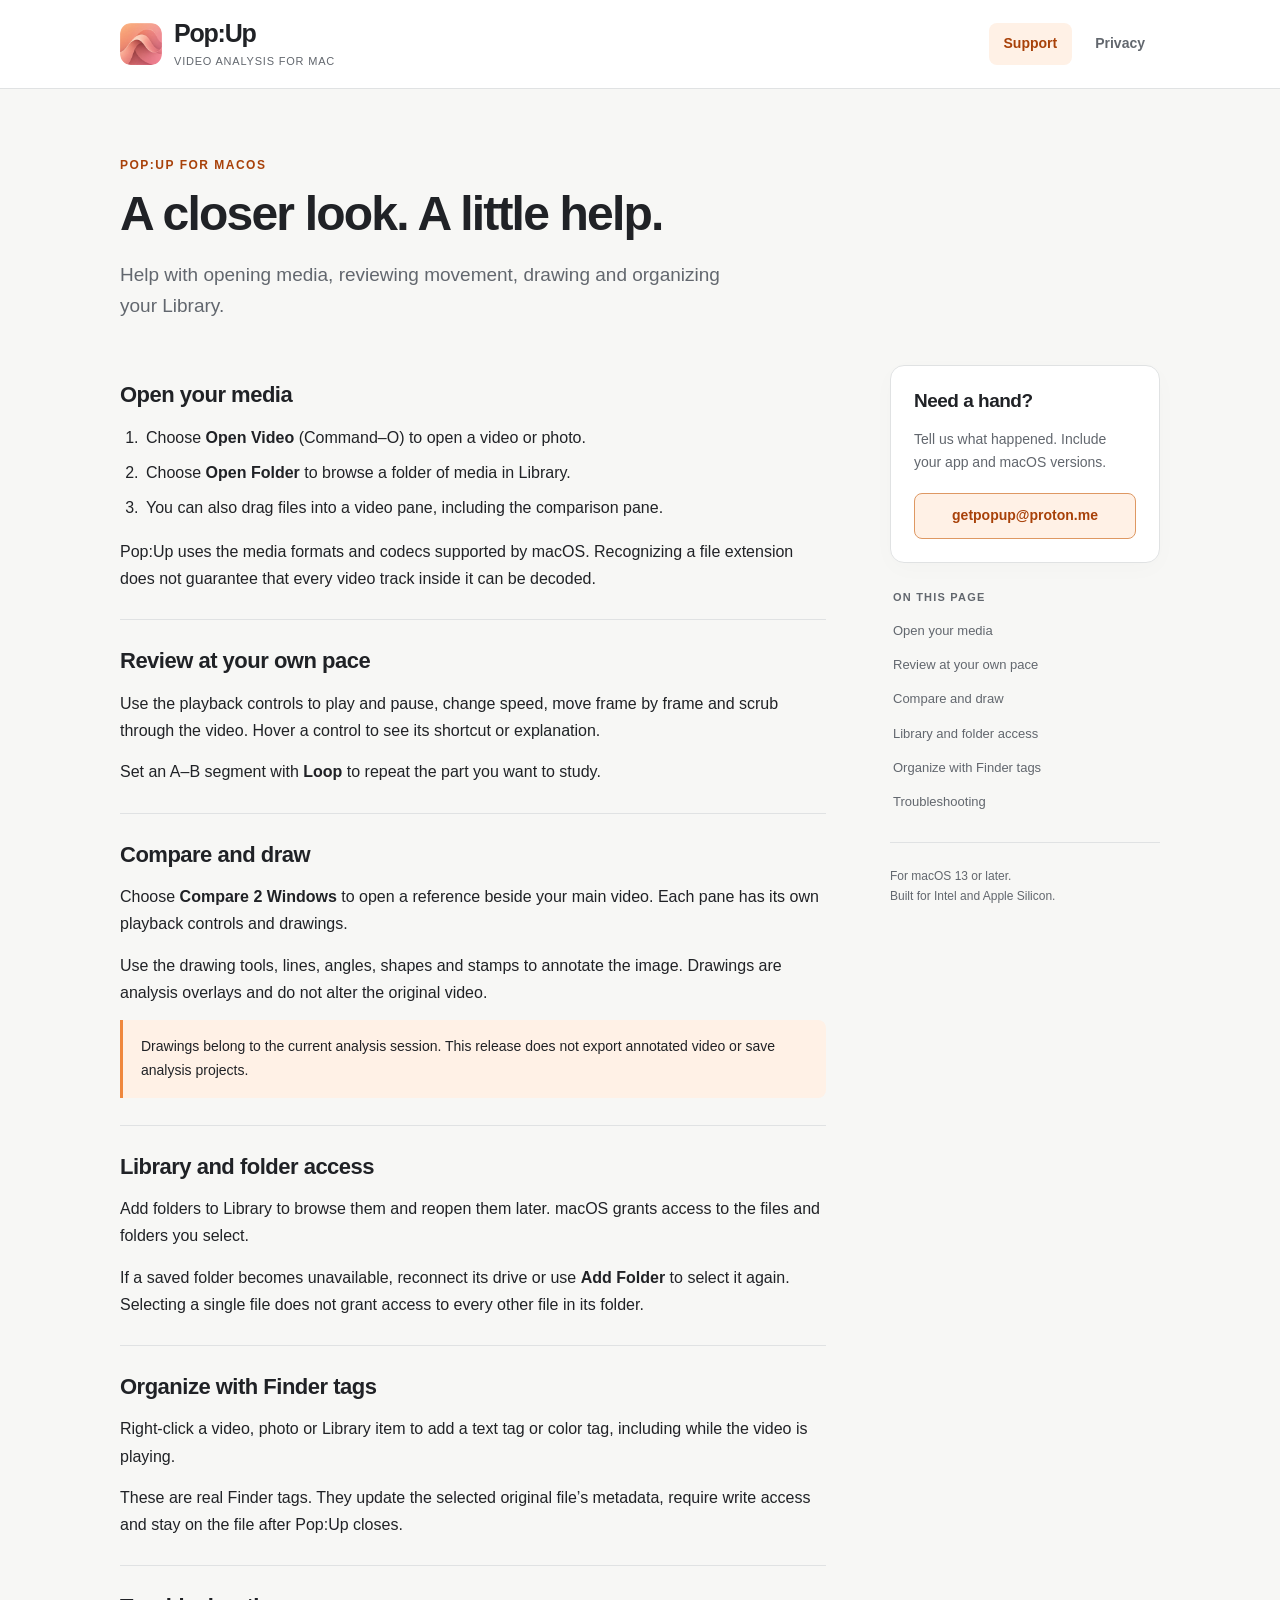
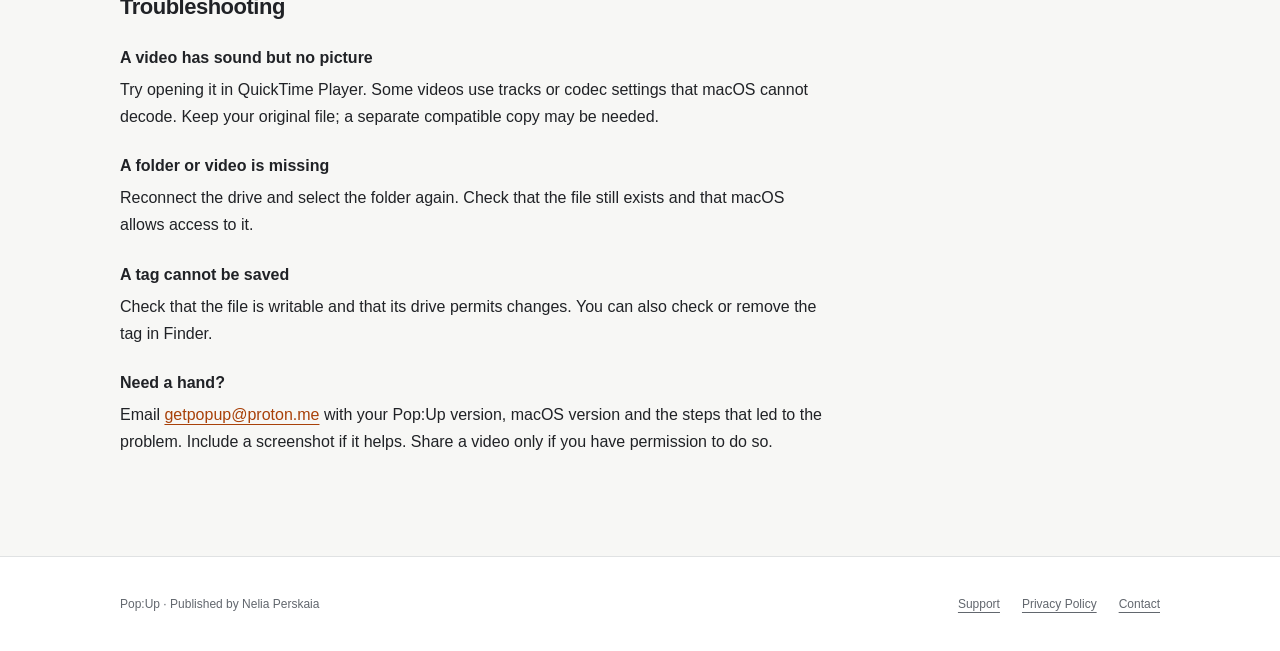
<file: index.html>
<!doctype html>
<html lang="en">
<head>
  <meta charset="utf-8">
  <meta name="viewport" content="width=device-width, initial-scale=1">
  <title>Support · Pop:Up</title>
  <meta name="description" content="Help with opening media, reviewing movement, drawing and organizing your Library.">
  <meta name="theme-color" content="#f7f7f5">
  <link rel="canonical" href="https://popupteam.github.io/popup/">
  <link rel="icon" type="image/png" href="[data-uri]">
  <link rel="stylesheet" href="style.css">
  <meta property="og:title" content="Support · Pop:Up">
  <meta property="og:description" content="Help with opening media, reviewing movement, drawing and organizing your Library.">
  <meta property="og:type" content="website">
  <meta property="og:url" content="https://popupteam.github.io/popup/">

</head>
<body>
  <a class="skip" href="#main">Skip to content</a>
  <header><div class="wrap header-inner">
    <a class="brand" href="./" aria-label="Pop:Up support home"><img src="[data-uri]" alt="" width="42" height="42"><span><span class="wordmark">Pop:Up</span><span class="platform">Video analysis for Mac</span></span></a>
    <nav aria-label="Main navigation"><a href="./" aria-current="page">Support</a><a href="privacy.html">Privacy</a></nav>
  </div></header>
  <main id="main" class="wrap">
    <div class="intro"><p class="eyebrow">Pop:Up for macOS</p><h1>A closer look. A little help.</h1><p class="lead">Help with opening media, reviewing movement, drawing and organizing your Library.</p></div>
    <div class="layout">
      <article aria-label="Support"><section id="getting-started"><h2>Open your media</h2><ol><li>Choose <strong>Open Video</strong> (Command–O) to open a video or photo.</li><li>Choose <strong>Open Folder</strong> to browse a folder of media in Library.</li><li>You can also drag files into a video pane, including the comparison pane.</li></ol><p>Pop:Up uses the media formats and codecs supported by macOS. Recognizing a file extension does not guarantee that every video track inside it can be decoded.</p></section>
<section id="playback"><h2>Review at your own pace</h2><p>Use the playback controls to play and pause, change speed, move frame by frame and scrub through the video. Hover a control to see its shortcut or explanation.</p><p>Set an A–B segment with <strong>Loop</strong> to repeat the part you want to study.</p></section>
<section id="compare-and-draw"><h2>Compare and draw</h2><p>Choose <strong>Compare 2 Windows</strong> to open a reference beside your main video. Each pane has its own playback controls and drawings.</p><p>Use the drawing tools, lines, angles, shapes and stamps to annotate the image. Drawings are analysis overlays and do not alter the original video.</p><p class="notice">Drawings belong to the current analysis session. This release does not export annotated video or save analysis projects.</p></section>
<section id="library"><h2>Library and folder access</h2><p>Add folders to Library to browse them and reopen them later. macOS grants access to the files and folders you select.</p><p>If a saved folder becomes unavailable, reconnect its drive or use <strong>Add Folder</strong> to select it again. Selecting a single file does not grant access to every other file in its folder.</p></section>
<section id="finder-tags"><h2>Organize with Finder tags</h2><p>Right-click a video, photo or Library item to add a text tag or color tag, including while the video is playing.</p><p>These are real Finder tags. They update the selected original file’s metadata, require write access and stay on the file after Pop:Up closes.</p></section>
<section id="troubleshooting"><h2>Troubleshooting</h2><h3>A video has sound but no picture</h3><p>Try opening it in QuickTime Player. Some videos use tracks or codec settings that macOS cannot decode. Keep your original file; a separate compatible copy may be needed.</p><h3>A folder or video is missing</h3><p>Reconnect the drive and select the folder again. Check that the file still exists and that macOS allows access to it.</p><h3>A tag cannot be saved</h3><p>Check that the file is writable and that its drive permits changes. You can also check or remove the tag in Finder.</p><h3>Need a hand?</h3><p>Email <a href="mailto:getpopup@proton.me?subject=Pop%3AUp%20support">getpopup@proton.me</a> with your Pop:Up version, macOS version and the steps that led to the problem. Include a screenshot if it helps. Share a video only if you have permission to do so.</p></section></article>
      <aside class="side" aria-label="Contact and page contents">
        <div class="contact-card"><div><h2>Need a hand?</h2><p>Tell us what happened. Include your app and macOS versions.</p></div><a class="email-button" href="mailto:getpopup@proton.me?subject=Pop%3AUp%20support">getpopup@proton.me</a></div>
        <div class="contents"><h2>On this page</h2><ul><li><a href="#getting-started">Open your media</a></li><li><a href="#playback">Review at your own pace</a></li><li><a href="#compare-and-draw">Compare and draw</a></li><li><a href="#library">Library and folder access</a></li><li><a href="#finder-tags">Organize with Finder tags</a></li><li><a href="#troubleshooting">Troubleshooting</a></li></ul></div>
        <p class="compatibility">For macOS 13 or later.<br>Built for Intel and Apple Silicon.</p>
      </aside>
    </div>
  </main>
  <footer><div class="wrap footer-inner"><p>Pop:Up · Published by Nelia Perskaia</p><div class="footer-links"><a href="./">Support</a><a href="privacy.html">Privacy Policy</a><a href="mailto:getpopup@proton.me">Contact</a></div></div></footer>
</body>
</html>
</file>
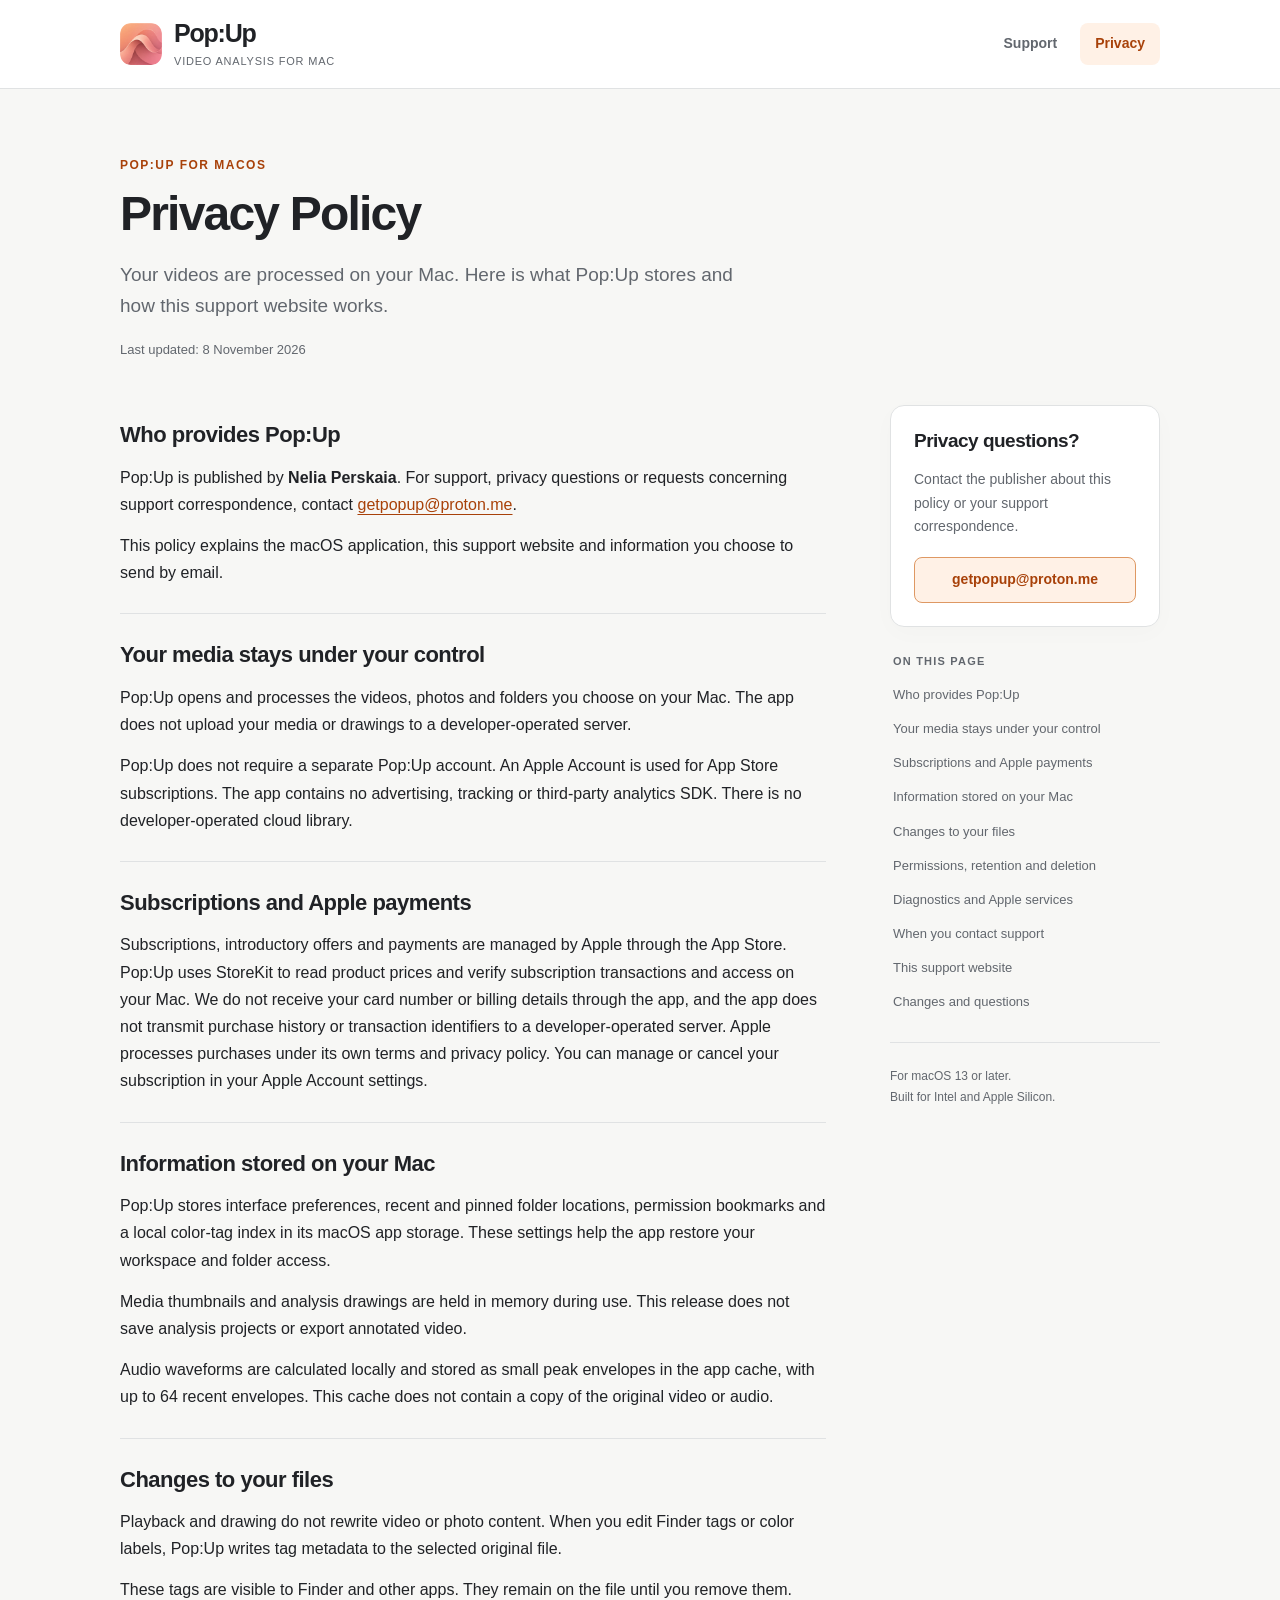
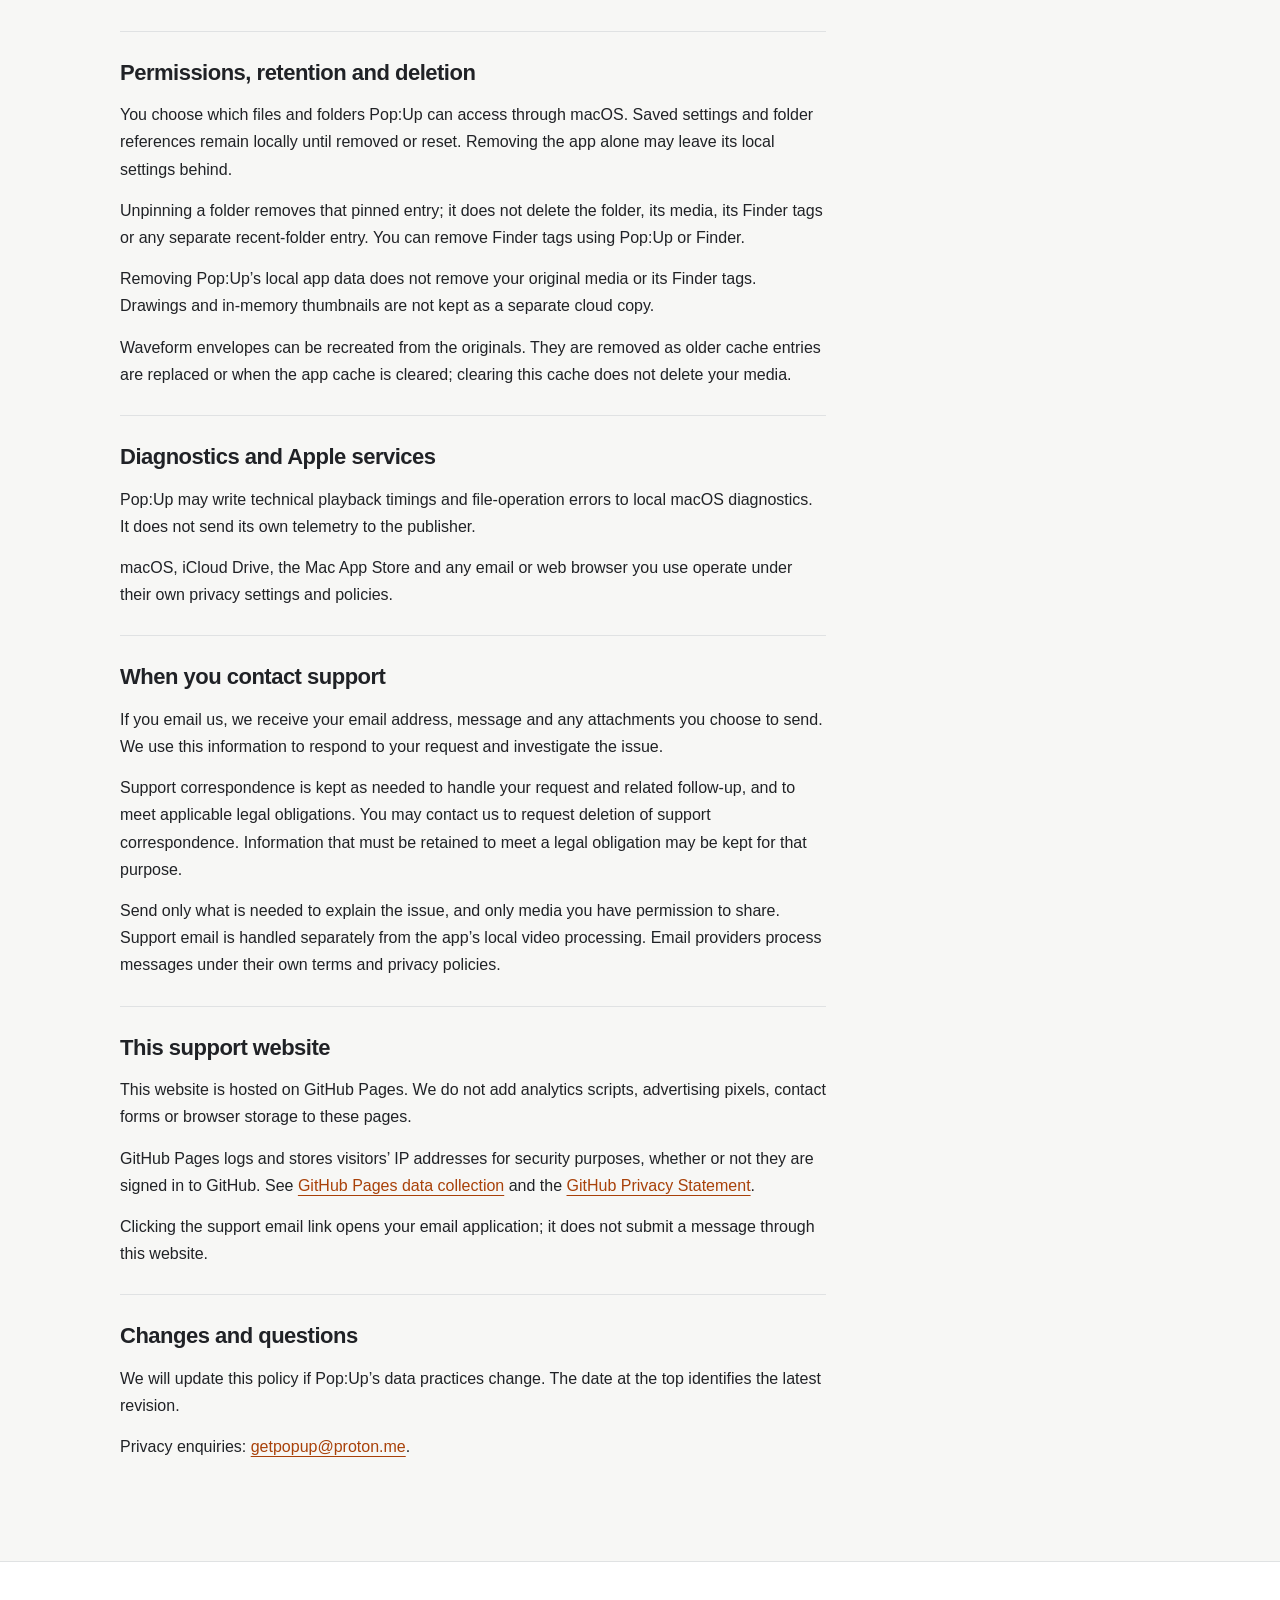
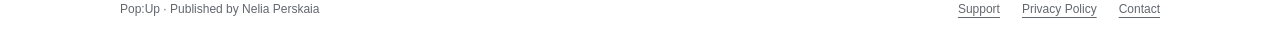
<file: privacy.html>
<!doctype html>
<html lang="en">
<head>
  <meta charset="utf-8">
  <meta name="viewport" content="width=device-width, initial-scale=1">
  <title>Privacy Policy · Pop:Up</title>
  <meta name="description" content="Your videos are processed on your Mac. Here is what Pop:Up stores and how this support website works.">
  <meta name="theme-color" content="#f7f7f5">
  <link rel="canonical" href="https://popupteam.github.io/popup/privacy.html">
  <link rel="icon" type="image/png" href="[data-uri]">
  <link rel="stylesheet" href="style.css">
  <meta property="og:title" content="Privacy Policy · Pop:Up">
  <meta property="og:description" content="Your videos are processed on your Mac. Here is what Pop:Up stores and how this support website works.">
  <meta property="og:type" content="website">
  <meta property="og:url" content="https://popupteam.github.io/popup/privacy.html">

</head>
<body>
  <a class="skip" href="#main">Skip to content</a>
  <header><div class="wrap header-inner">
    <a class="brand" href="./" aria-label="Pop:Up support home"><img src="[data-uri]" alt="" width="42" height="42"><span><span class="wordmark">Pop:Up</span><span class="platform">Video analysis for Mac</span></span></a>
    <nav aria-label="Main navigation"><a href="./">Support</a><a href="privacy.html" aria-current="page">Privacy</a></nav>
  </div></header>
  <main id="main" class="wrap">
    <div class="intro"><p class="eyebrow">Pop:Up for macOS</p><h1>Privacy Policy</h1><p class="lead">Your videos are processed on your Mac. Here is what Pop:Up stores and how this support website works.</p><p class="updated">Last updated: <time datetime="2026-11-08">8 November 2026</time></p></div>
    <div class="layout">
      <article aria-label="Privacy Policy"><section id="publisher"><h2>Who provides Pop:Up</h2><p>Pop:Up is published by <strong>Nelia Perskaia</strong>. For support, privacy questions or requests concerning support correspondence, contact <a href="mailto:getpopup@proton.me?subject=Pop%3AUp%20privacy">getpopup@proton.me</a>.</p><p>This policy explains the macOS application, this support website and information you choose to send by email.</p></section>
<section id="local-processing"><h2>Your media stays under your control</h2><p>Pop:Up opens and processes the videos, photos and folders you choose on your Mac. The app does not upload your media or drawings to a developer-operated server.</p><p>Pop:Up does not require a separate Pop:Up account. An Apple Account is used for App Store subscriptions. The app contains no advertising, tracking or third-party analytics SDK. There is no developer-operated cloud library.</p></section>
<section id="subscriptions"><h2>Subscriptions and Apple payments</h2><p>Subscriptions, introductory offers and payments are managed by Apple through the App Store. Pop:Up uses StoreKit to read product prices and verify subscription transactions and access on your Mac. We do not receive your card number or billing details through the app, and the app does not transmit purchase history or transaction identifiers to a developer-operated server. Apple processes purchases under its own terms and privacy policy. You can manage or cancel your subscription in your Apple Account settings.</p></section>
<section id="local-storage"><h2>Information stored on your Mac</h2><p>Pop:Up stores interface preferences, recent and pinned folder locations, permission bookmarks and a local color-tag index in its macOS app storage. These settings help the app restore your workspace and folder access.</p><p>Media thumbnails and analysis drawings are held in memory during use. This release does not save analysis projects or export annotated video.</p><p>Audio waveforms are calculated locally and stored as small peak envelopes in the app cache, with up to 64 recent envelopes. This cache does not contain a copy of the original video or audio.</p></section>
<section id="file-metadata"><h2>Changes to your files</h2><p>Playback and drawing do not rewrite video or photo content. When you edit Finder tags or color labels, Pop:Up writes tag metadata to the selected original file.</p><p>These tags are visible to Finder and other apps. They remain on the file until you remove them.</p></section>
<section id="retention"><h2>Permissions, retention and deletion</h2><p>You choose which files and folders Pop:Up can access through macOS. Saved settings and folder references remain locally until removed or reset. Removing the app alone may leave its local settings behind.</p><p>Unpinning a folder removes that pinned entry; it does not delete the folder, its media, its Finder tags or any separate recent-folder entry. You can remove Finder tags using Pop:Up or Finder.</p><p>Removing Pop:Up’s local app data does not remove your original media or its Finder tags. Drawings and in-memory thumbnails are not kept as a separate cloud copy.</p><p>Waveform envelopes can be recreated from the originals. They are removed as older cache entries are replaced or when the app cache is cleared; clearing this cache does not delete your media.</p></section>
<section id="diagnostics"><h2>Diagnostics and Apple services</h2><p>Pop:Up may write technical playback timings and file-operation errors to local macOS diagnostics. It does not send its own telemetry to the publisher.</p><p>macOS, iCloud Drive, the Mac App Store and any email or web browser you use operate under their own privacy settings and policies.</p></section>
<section id="support-email"><h2>When you contact support</h2><p>If you email us, we receive your email address, message and any attachments you choose to send. We use this information to respond to your request and investigate the issue.</p><p>Support correspondence is kept as needed to handle your request and related follow-up, and to meet applicable legal obligations. You may contact us to request deletion of support correspondence. Information that must be retained to meet a legal obligation may be kept for that purpose.</p><p>Send only what is needed to explain the issue, and only media you have permission to share. Support email is handled separately from the app’s local video processing. Email providers process messages under their own terms and privacy policies.</p></section>
<section id="website"><h2>This support website</h2><p>This website is hosted on GitHub Pages. We do not add analytics scripts, advertising pixels, contact forms or browser storage to these pages.</p><p>GitHub Pages logs and stores visitors’ IP addresses for security purposes, whether or not they are signed in to GitHub. See <a href="https://docs.github.com/en/pages/getting-started-with-github-pages/what-is-github-pages#data-collection">GitHub Pages data collection</a> and the <a href="https://docs.github.com/en/site-policy/privacy-policies/github-general-privacy-statement">GitHub Privacy Statement</a>.</p><p>Clicking the support email link opens your email application; it does not submit a message through this website.</p></section>
<section id="changes"><h2>Changes and questions</h2><p>We will update this policy if Pop:Up’s data practices change. The date at the top identifies the latest revision.</p><p>Privacy enquiries: <a href="mailto:getpopup@proton.me?subject=Pop%3AUp%20privacy">getpopup@proton.me</a>.</p></section></article>
      <aside class="side" aria-label="Contact and page contents">
        <div class="contact-card"><div><h2>Privacy questions?</h2><p>Contact the publisher about this policy or your support correspondence.</p></div><a class="email-button" href="mailto:getpopup@proton.me?subject=Pop%3AUp%20privacy">getpopup@proton.me</a></div>
        <div class="contents"><h2>On this page</h2><ul><li><a href="#publisher">Who provides Pop:Up</a></li><li><a href="#local-processing">Your media stays under your control</a></li><li><a href="#subscriptions">Subscriptions and Apple payments</a></li>
<li><a href="#local-storage">Information stored on your Mac</a></li><li><a href="#file-metadata">Changes to your files</a></li><li><a href="#retention">Permissions, retention and deletion</a></li><li><a href="#diagnostics">Diagnostics and Apple services</a></li><li><a href="#support-email">When you contact support</a></li><li><a href="#website">This support website</a></li><li><a href="#changes">Changes and questions</a></li></ul></div>
        <p class="compatibility">For macOS 13 or later.<br>Built for Intel and Apple Silicon.</p>
      </aside>
    </div>
  </main>
  <footer><div class="wrap footer-inner"><p>Pop:Up · Published by Nelia Perskaia</p><div class="footer-links"><a href="./">Support</a><a href="privacy.html">Privacy Policy</a><a href="mailto:getpopup@proton.me">Contact</a></div></div></footer>
</body>
</html>
</file>
<file: style.css>
:root{color-scheme:light;--bg:#f7f7f5;--paper:#fff;--ink:#202226;--muted:#62676e;--line:#e0e2e3;--accent:#a84109;--soft:#fff1e6;--focus:#135fc1;font-family:-apple-system,BlinkMacSystemFont,"Segoe UI",sans-serif}
*{box-sizing:border-box}
html{scroll-behavior:smooth;scroll-padding-top:110px}
body{margin:0;background:var(--bg);color:var(--ink);font-size:16px;line-height:1.7;-webkit-font-smoothing:antialiased}
a{color:var(--accent);text-underline-offset:4px}
a:hover{text-decoration-thickness:2px}
a:focus-visible,summary:focus-visible{outline:3px solid var(--focus);outline-offset:5px;border-radius:3px}
.skip{position:fixed;left:20px;top:-70px;background:var(--paper);padding:10px 16px;z-index:20}
.skip:focus{top:12px}
.wrap{width:min(1040px,calc(100% - 48px));margin-inline:auto}
header{background:var(--paper);border-bottom:1px solid var(--line)}
.header-inner{min-height:88px;display:flex;align-items:center;justify-content:space-between;gap:24px}
.brand{display:flex;align-items:center;gap:12px;text-decoration:none;color:var(--ink)}
.brand img{width:42px;height:42px;border-radius:11px}
.wordmark{font-weight:750;letter-spacing:-1.2px;font-size:25px;line-height:1.1}
.platform{display:block;margin-top:5px;font-size:11px;line-height:1.2;letter-spacing:.8px;color:var(--muted);text-transform:uppercase}
nav{display:flex;align-items:center;gap:8px}
nav a{padding:9px 15px;color:var(--muted);font-size:14px;font-weight:600;text-decoration:none;border-radius:8px}
nav a:hover{background:var(--bg);color:var(--ink)}
nav a[aria-current=page]{background:var(--soft);color:var(--accent)}
.intro{padding:66px 0 34px;max-width:730px}
.eyebrow{margin:0 0 12px;color:var(--accent);font-size:12px;letter-spacing:1.5px;text-transform:uppercase;font-weight:700}
h1{font-size:clamp(34px,5vw,48px);line-height:1.12;letter-spacing:-1.8px;margin:0 0 19px;font-weight:750}
.lead{font-size:19px;line-height:1.6;color:var(--muted);margin:0;max-width:640px}
.updated{color:var(--muted);font-size:13px;margin:18px 0 0}
.layout{display:grid;grid-template-columns:minmax(0,1fr) 270px;gap:64px;align-items:start;padding:10px 0 74px}
article{min-width:0}
section{padding:27px 0;border-bottom:1px solid var(--line);scroll-margin-top:25px}
section:first-child{padding-top:16px}
section:last-child{border-bottom:0}
h2{font-size:22px;line-height:1.3;letter-spacing:-.5px;margin:0 0 14px}
h3{font-size:16px;line-height:1.5;margin:24px 0 6px}
p{margin:0 0 14px}
p:last-child{margin-bottom:0}
ul,ol{padding-left:23px;margin:12px 0 17px}
li{padding-left:3px;margin-bottom:8px}
strong{font-weight:650}
.notice{padding:15px 18px;border-left:3px solid #ef873d;background:var(--soft);border-radius:0 8px 8px 0;font-size:14px}
.side{position:sticky;top:28px}
.contact-card{padding:23px;background:var(--paper);border:1px solid var(--line);border-radius:14px;box-shadow:0 6px 24px #18213105}
.contact-card h2{font-size:19px}
.contact-card p{font-size:14px;color:var(--muted)}
.email-button{display:block;text-align:center;margin:18px 0 0;border:1px solid #de9863;border-radius:8px;padding:10px 8px;background:var(--soft);font-size:14px;font-weight:650;text-decoration:none;color:var(--accent)}
.contents{margin-top:27px;padding:0 3px}
.contents h2{font-size:11px;letter-spacing:1.2px;text-transform:uppercase;color:var(--muted);margin-bottom:10px}
.contents ul{list-style:none;padding:0;margin:0}
.contents li{padding:0;margin:0}
.contents a{display:block;padding:6px 0;font-size:13px;color:var(--muted);text-decoration:none}
.contents a:hover{color:var(--accent);text-decoration:underline}
.compatibility{font-size:12px;color:var(--muted);padding-top:23px;border-top:1px solid var(--line);margin-top:23px}
footer{border-top:1px solid var(--line);background:var(--paper)}
.footer-inner{min-height:94px;display:flex;align-items:center;justify-content:space-between;gap:20px;font-size:12px;color:var(--muted)}
.footer-inner p{margin:0}
.footer-links{display:flex;gap:22px;flex-wrap:wrap}
.footer-links a{color:var(--muted)}
@media(max-width:780px){.layout{grid-template-columns:1fr;gap:20px;padding-bottom:42px}.side{position:static;grid-row:1}.contents,.compatibility{display:none}.contact-card{display:flex;align-items:center;justify-content:space-between;gap:18px;padding:18px 20px}.contact-card h2{margin:0 0 3px;font-size:17px}.contact-card p{margin:0;max-width:330px;font-size:13px}.email-button{margin:0;min-width:185px;padding:10px 13px}.intro{padding:42px 0 28px}.layout{padding-top:0}section{padding:24px 0}}
@media(max-width:480px){.wrap{width:calc(100% - 36px)}.header-inner{min-height:79px;gap:10px}.brand{gap:9px}.brand img{width:35px;height:35px;border-radius:9px}.wordmark{font-size:23px}.platform{font-size:9px}nav{gap:0}nav a{padding:9px 10px;font-size:13px}.intro{padding-top:36px}.lead{font-size:17px}.contact-card{display:block}.email-button{margin-top:14px}.footer-inner{align-items:flex-start;flex-direction:column;justify-content:center;padding:23px 0;gap:12px}h1{letter-spacing:-1.2px}}
@media(prefers-reduced-motion:reduce){html{scroll-behavior:auto}}
@media(prefers-color-scheme:dark){:root{color-scheme:dark;--bg:#131619;--paper:#1a1e22;--ink:#edf0f2;--muted:#a7afb7;--line:#343b41;--accent:#ffb16b;--soft:#30251b;--focus:#82b8ff}.notice{border-left-color:#d77f37}.email-button{border-color:#8a5e36}}
@media print{header,.side,.skip{display:none}.wrap{width:100%;max-width:none}.layout{display:block;padding-bottom:0}.intro{padding:0 0 20px}:root{--bg:#fff;--paper:#fff;--ink:#111;--muted:#444;--line:#bbb;--accent:#111;--soft:#fff}body{font-size:11pt}h1{font-size:26pt}h2{font-size:15pt}section{break-inside:avoid}footer{margin-top:20px}.footer-inner{min-height:0;padding-top:12px}.footer-links{display:none}}
</file>
